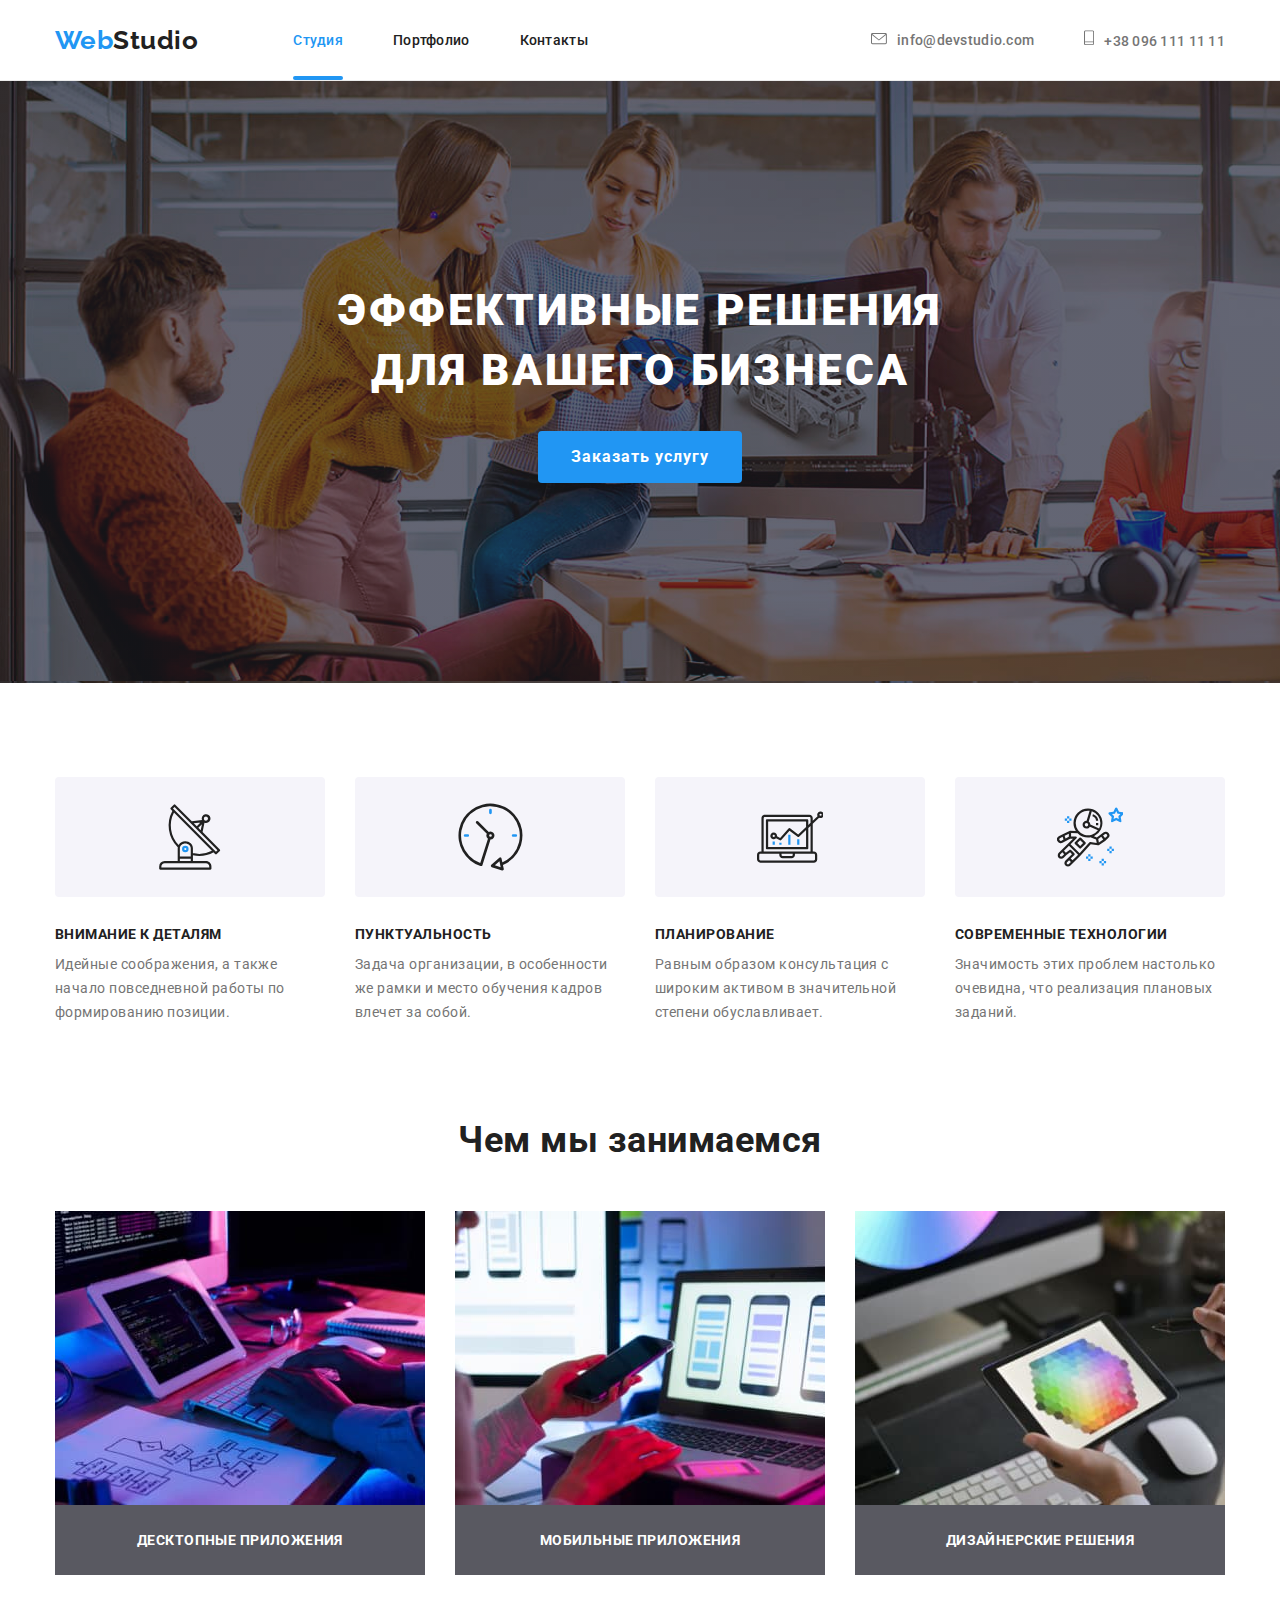
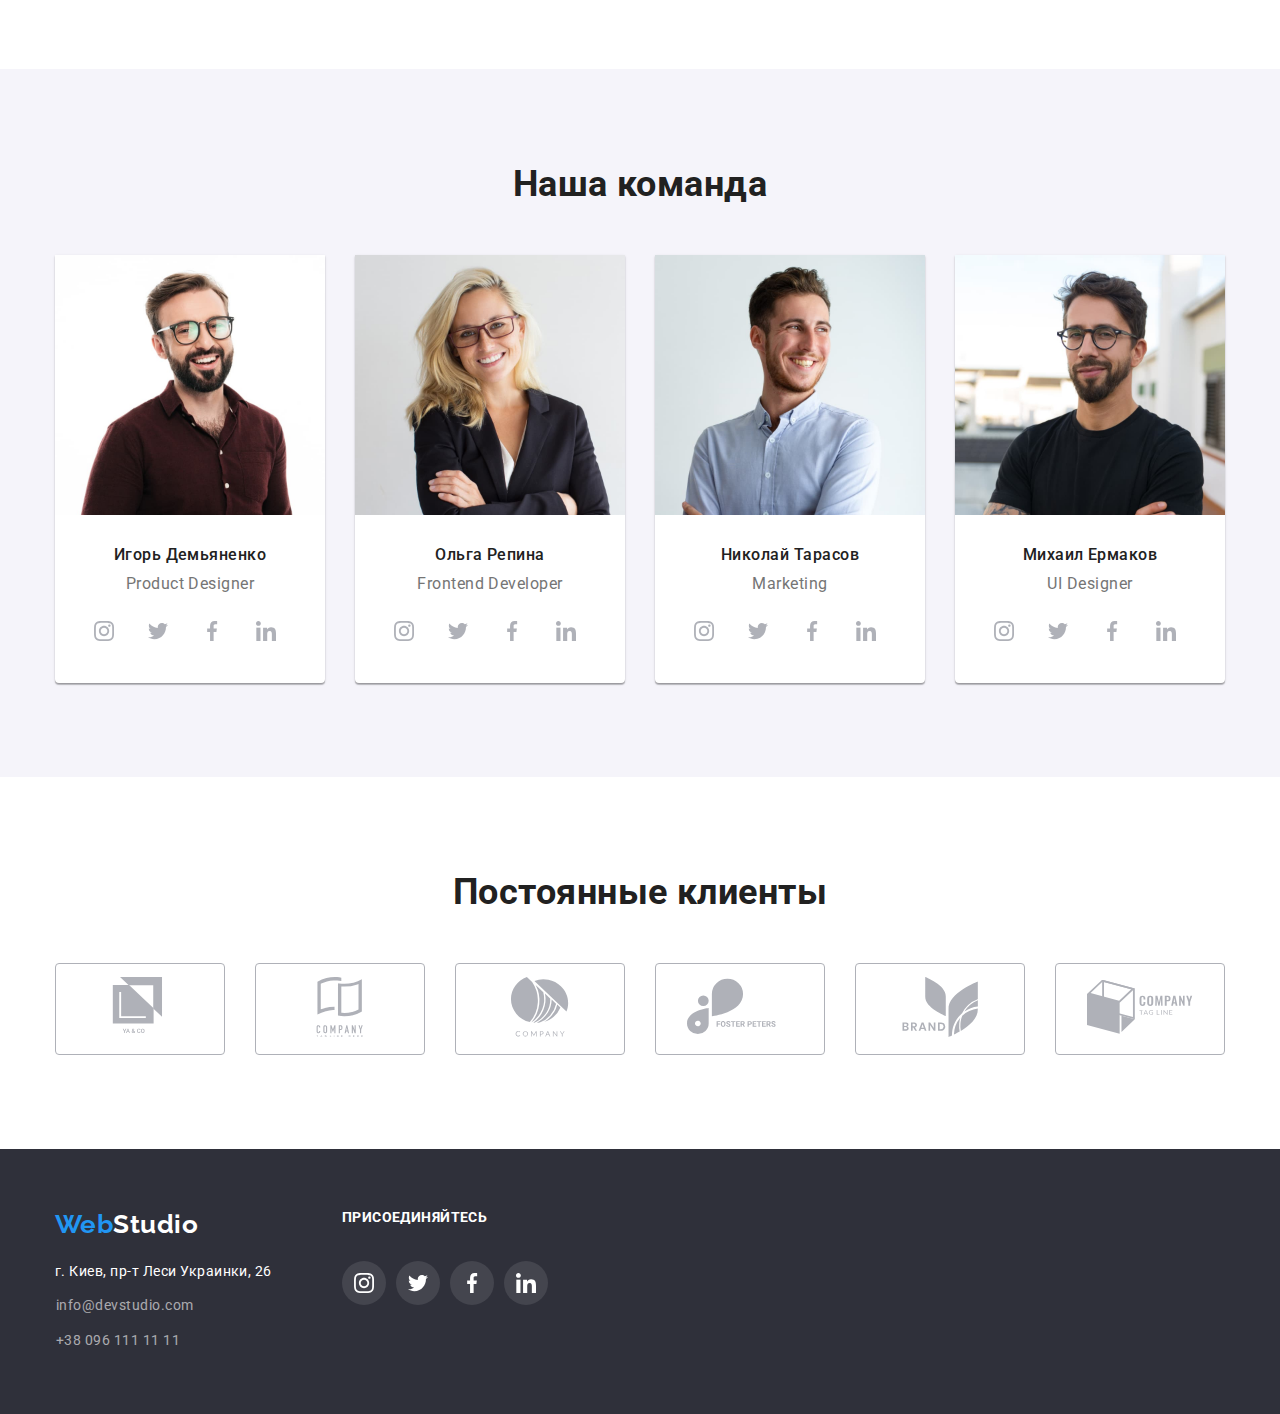
<file: index.html>
<!DOCTYPE html>
<html lang="ru">

<head>
    <meta charset="UTF-8" />
    <meta name="viewport" content="width=device-width, initial-scale=1.0" />
    <title>WebStudio</title>
    <link rel="preconnect" href="https://fonts.googleapis.com">
    <link rel="preconnect" href="https://fonts.gstatic.com" crossorigin>
    <link
        href="https://fonts.googleapis.com/css2?family=Raleway:wght@700&family=Roboto:wght@400;500;700;900&display=swap"
        rel="stylesheet">
    <link rel="stylesheet"
        href="https://cdnjs.cloudflare.com/ajax/libs/modern-normalize/1.1.0/modern-normalize.min.css">

    <link rel="stylesheet" href="./css/styles.css">
</head>

<body>
    <!-- Шапка сайта -->
    <header class="page-header">

        <div class="container container-flex">


            <nav class="nav flex">
                <a href="./index.html" class="top-logo logo">
                    <span class="accent">Web</span>Studio
                </a>

                <ul class="site-nav list">
                    <li><a href="./index.html" class="link current">Студия</a></li>

                    <li><a href="./portfolio.html" class="link">Портфолио</a></li>
                    <li><a href="" class="link">Контакты</a></li>
                </ul>
            </nav>




            <ul class="telephone-maill-header list flex">

                <li> <a href="mailto:info@devstudio.com" class="button2 "><svg class="link-icon2" width="16"
                            height="12">
                            <use href="./images/sprite.svg#icon-envelope"></use>
                        </svg>info@devstudio.com</a></li>
                <li><a href="tel:+380961111111" class="button2 "> <svg class="link-icon2" width="10" height="16">
                            <use href="./images/sprite.svg#icon-Vector"></use>
                        </svg>+38 096 111 11 11</a></li>
            </ul>
        </div>

    </header>

    <main>
        <!-- Герой -->

        <section class="hero ">
            <div class="container">
                <div class="hero-content">

                    <h1 class="hero-title">ЭФФЕКТИВНЫЕ РЕШЕНИЯ<br>
                        ДЛЯ ВАШЕГО БИЗНЕСА</h1>
                    <button class="button primary" type="button" data-modal-open>Заказать услугу</button>
                </div>
            </div>


        </section>


        <!-- Переваги -->

        <section class="section-special-first ">
            <div class="container">

                <!-- <h2 class="unvisible">Список преимуществ</h2> -->

                <ul class="feature-list list">

                    <li class="feature-list-item">

                        <div class="invisible-icon2"><svg class="invisible-icon" width="65.32px" height="70px">
                                <use href="./images/sprite.svg#icon-antenna"></use>
                            </svg></div>

                        <h3 class="title">Внимание к деталям</h3>
                        <p class="text">
                            Идейные соображения, а также начало повседневной работы по формированию позиции.
                        </p>
                    </li>
                    <li class="feature-list-item">

                        <div class="invisible-icon2"><svg class="invisible-icon" width="66.96px" height="70px">
                                <use href="./images/sprite.svg#icon-clock"></use>

                            </svg></div>
                        <h3 class="title">Пунктуальность</h3>
                        <p class="text">
                            Задача организации, в особенности же рамки и место обучения кадров влечет за собой.
                        </p>
                    </li>
                    <li class="feature-list-item">

                        <div class="invisible-icon2"><svg class="invisible-icon" width="66.96px" height="70px">
                                <use href="./images/sprite.svg#icon-diagram"></use>
                            </svg></div>

                        <h3 class="title">Планирование</h3>
                        <p class="text">
                            Равным образом консультация с широким активом в значительной степени обуславливает.
                        </p>
                    </li>
                    <li class="feature-list-item">

                        <div class="invisible-icon2"> <svg class="invisible-icon" width="66.96px" height="70px">
                                <use href="./images/sprite.svg#icon-astronaut"></use>
                            </svg></div>

                        <h3 class="title">Современные технологии</h3>
                        <p class="text">
                            Значимость этих проблем настолько очевидна, что реализация плановых заданий.
                        </p>
                    </li>
                </ul>
            </div>
        </section>


        <!-- Послуги -->

        <section class="section-special-second services">
            <div class="container">
                <h2 class="section-main-title">Чем мы занимаемся</h2>

                <ul class="list services-list">

                    <li class="services-list-item">
                        <img src="./images/1th/layout.jpg" alt="Компьютер" width="370" />
                        <p class="services-text">Десктопные приложения</p>
                    </li>
                    <li class="services-list-item">
                        <img src="./images/1th/mobile_development.jpg" alt="Телефон" width="370" />
                        <p class="services-text">Мобильные приложения</p>
                    </li>
                    <li class="services-list-item">
                        <img src="./images/1th/design.jpg" alt="Планшет" width="370" />
                        <p class="services-text">Дизайнерские решения</p>
                    </li>
                </ul>
            </div>
        </section>


        <!-- Співробітники компанії -->

        <section class="section employees">
            <div class="container">

                <h2 class="section-main-title">Наша команда</h2>
                <ul class="list employees-list">
                    <li class="employees-item">

                        <img src="./images/1th/Product_Designer.jpg" alt="Співробітник компанії" width="270" />
                        <div class="employees-item-description">
                            <h3>Игорь Демьяненко</h3>
                            <p>Product Designer</p>
                            <ul class="social-button list social-centr">


                                <li> <a href="#" class="social-block2"><svg class="social-links2">
                                            <!--  width="44px" height="44px"-->

                                            <use href="./images/svg/sprite.svg#instagram"></use>
                                        </svg>
                                    </a></li>
                                <li> <a href="#" class="social-block2"><svg class="social-links2">
                                            <use href="./images/svg/sprite.svg#twitter"></use>
                                        </svg>
                                    </a></li>

                                <li> <a href="#" class="social-block2"><svg class="social-links2">
                                            <use href="./images/svg/sprite.svg#facebook"></use>
                                        </svg>
                                    </a></li>
                                <li> <a href="#" class="social-block2 "><svg class="social-links2 ">
                                            <use href=" ./images/svg/sprite.svg#linkedin"></use>
                                        </svg>
                                    </a></li>
                            </ul>

                        </div>
                    </li>
                    <li class="employees-item">
                        <img src="./images/1th/Frontend_Developer.jpg" alt="Співробітник компанії" width="270" />
                        <div class="employees-item-description">
                            <h3>Ольга Репина</h3>
                            <p>Frontend Developer</p>
                            <ul class="social-button list social-centr">


                                <li> <a href="#" class="social-block2"><svg class="social-links2">
                                            <!--  width="44px" height="44px"-->

                                            <use href="./images/svg/sprite.svg#instagram"></use>
                                        </svg>
                                    </a></li>
                                <li> <a href="#" class="social-block2"><svg class="social-links2">
                                            <use href="./images/svg/sprite.svg#twitter"></use>
                                        </svg>
                                    </a></li>

                                <li> <a href="#" class="social-block2"><svg class="social-links2">
                                            <use href="./images/svg/sprite.svg#facebook"></use>
                                        </svg>
                                    </a></li>
                                <li> <a href="#" class="social-block2"><svg class="social-links2">
                                            <use href=" ./images/svg/sprite.svg#linkedin"></use>
                                        </svg>
                                    </a></li>
                            </ul>
                        </div>
                    </li>
                    <li class="employees-item">
                        <img src="./images/1th/Marketing.jpg" alt="Співробітник компанії" width="270" />
                        <div class="employees-item-description">
                            <h3>Николай Тарасов</h3>
                            <p>Marketing</p>
                            <ul class="social-button list social-centr">


                                <li> <a href="#" class="social-block2"><svg class="social-links2">
                                            <!--  width="44px" height="44px"-->

                                            <use href="./images/svg/sprite.svg#instagram"></use>
                                        </svg>
                                    </a></li>
                                <li> <a href="#" class="social-block2"><svg class="social-links2">
                                            <use href="./images/svg/sprite.svg#twitter"></use>
                                        </svg>
                                    </a></li>

                                <li> <a href="#" class="social-block2"><svg class="social-links2">
                                            <use href="./images/svg/sprite.svg#facebook"></use>
                                        </svg>
                                    </a></li>
                                <li> <a href="#" class="social-block2"><svg class="social-links2">
                                            <use href=" ./images/svg/sprite.svg#linkedin"></use>
                                        </svg>
                                    </a></li>
                            </ul>
                        </div>
                    </li>
                    <li class="employees-item">


                        <img src="./images/1th/UI_Designer.jpg" alt="Співробітник компанії" width="270" />
                        <div class="employees-item-description">

                            <h3>Михаил Ермаков</h3>
                            <p>UI Designer</p>
                            <ul class="social-button list social-centr">


                                <li> <a href="#" class="social-block2"><svg class="social-links2">
                                            <!--  width="44px" height="44px"-->

                                            <use href="./images/svg/sprite.svg#instagram"></use>
                                        </svg>
                                    </a></li>
                                <li> <a href="#" class="social-block2"><svg class="social-links2">
                                            <use href="./images/svg/sprite.svg#twitter"></use>
                                        </svg>
                                    </a></li>

                                <li> <a href="#" class="social-block2"><svg class="social-links2">
                                            <use href="./images/svg/sprite.svg#facebook"></use>
                                        </svg>
                                    </a></li>
                                <li> <a href="#" class="social-block2"><svg class="social-links2">
                                            <use href=" ./images/svg/sprite.svg#linkedin"></use>
                                        </svg>
                                    </a></li>
                            </ul>
                        </div>
                    </li>
                </ul>
            </div>
        </section>


        <!-- Постійні клієнти -->


        <section class="section-special-second section employees background-partners">
            <div class="container ">
                <h2 class="section-main-title">Постоянные клиенты</h2>
                <ul class="client">

                    <li class="item">
                        <button type="button" class="button-client"><svg class="client-icon-button">
                                <use href="./images/sprite.svg#icon-Client1"></use>
                            </svg></button>
                    </li>
                    <li class="item">
                        <button type="button" class="button-client"><svg class="client-icon-button">
                                <use href="./images/sprite.svg#icon-Client2"></use>
                            </svg></button>
                    </li>
                    <li class="item">
                        <button type="button" class="button-client"><svg class="client-icon-button">
                                <use href="./images/sprite.svg#icon-Client3"></use>
                            </svg></button>
                    </li>
                    <li class="item">
                        <button type="button" class="button-client"><svg class="client-icon-button">
                                <use href="./images/sprite.svg#icon-Client4"></use>
                            </svg></button>
                    </li>
                    <li class="item">
                        <button type="button" class="button-client"><svg class="client-icon-button">
                                <use href="./images/sprite.svg#icon-Client5"></use>
                            </svg></button>
                    </li>
                    <li class="item">
                        <button type="button" class="button-client"><svg class="client-icon-button">
                                <use href="./images/sprite.svg#icon-Client6"></use>
                            </svg></button>
                    </li>




                </ul>



            </div>
        </section>





    </main>

    <!-- Футер -->

    <footer class="footer">

        <div class="container container-footer ">
            <div>
                <a href="./index.html" class="footer-logo logo">


                    <span class="accent">Web</span><span class="second-part">Studio</span>
                </a>

                <address class="address">
                    <p class="address-margin">г. Киев, пр-т Леси Украинки, 26</p>
                    <ul class="list">
                        <li class="address-margin"><a href="mailto:info@devstudio.com"
                                class="button">info@devstudio.com</a>
                        </li>
                        <li><a href="tel:+380961111111" class="button">+38 096 111 11 11</a></li>
                    </ul>
                </address>
            </div>



            <div class="container-footer2">
                <h3 class="social-h">ПРИСОЕДИНЯЙТЕСЬ</h3>



                <ul class="social-button list">

                    <li> <a href="#" class="social-block3"><svg class="social-links3">
                                <!--  width="44px" height="44px"-->

                                <use href="./images/svg/sprite.svg#instagram"></use>
                            </svg>
                        </a></li>
                    <li> <a href="#" class="social-block3"><svg class="social-links3">
                                <use href="./images/svg/sprite.svg#twitter"></use>
                            </svg>
                        </a></li>

                    <li> <a href="#" class="social-block3"><svg class="social-links3">
                                <use href="./images/svg/sprite.svg#facebook"></use>
                            </svg>
                        </a></li>
                    <li> <a href="#" class="social-block3"><svg class="social-links3">
                                <use href="./images/svg/sprite.svg#linkedin"></use>
                            </svg>
                        </a></li>

                </ul>

            </div>


        </div>


    </footer>

    <!--Модальне вікно-->
    <div class="backdrop is-hidden" data-modal>
        <div class="modal">
            <button class="modal-close" data-modal-close>
                <svg class="close-icon">
                    <use href="./images/svg/close.svg#close"></use>
                </svg>
            </button>
        </div>
    </div>
    <!---->
    <script src="./js/modal.js"></script>

</body>

</html>
</file>
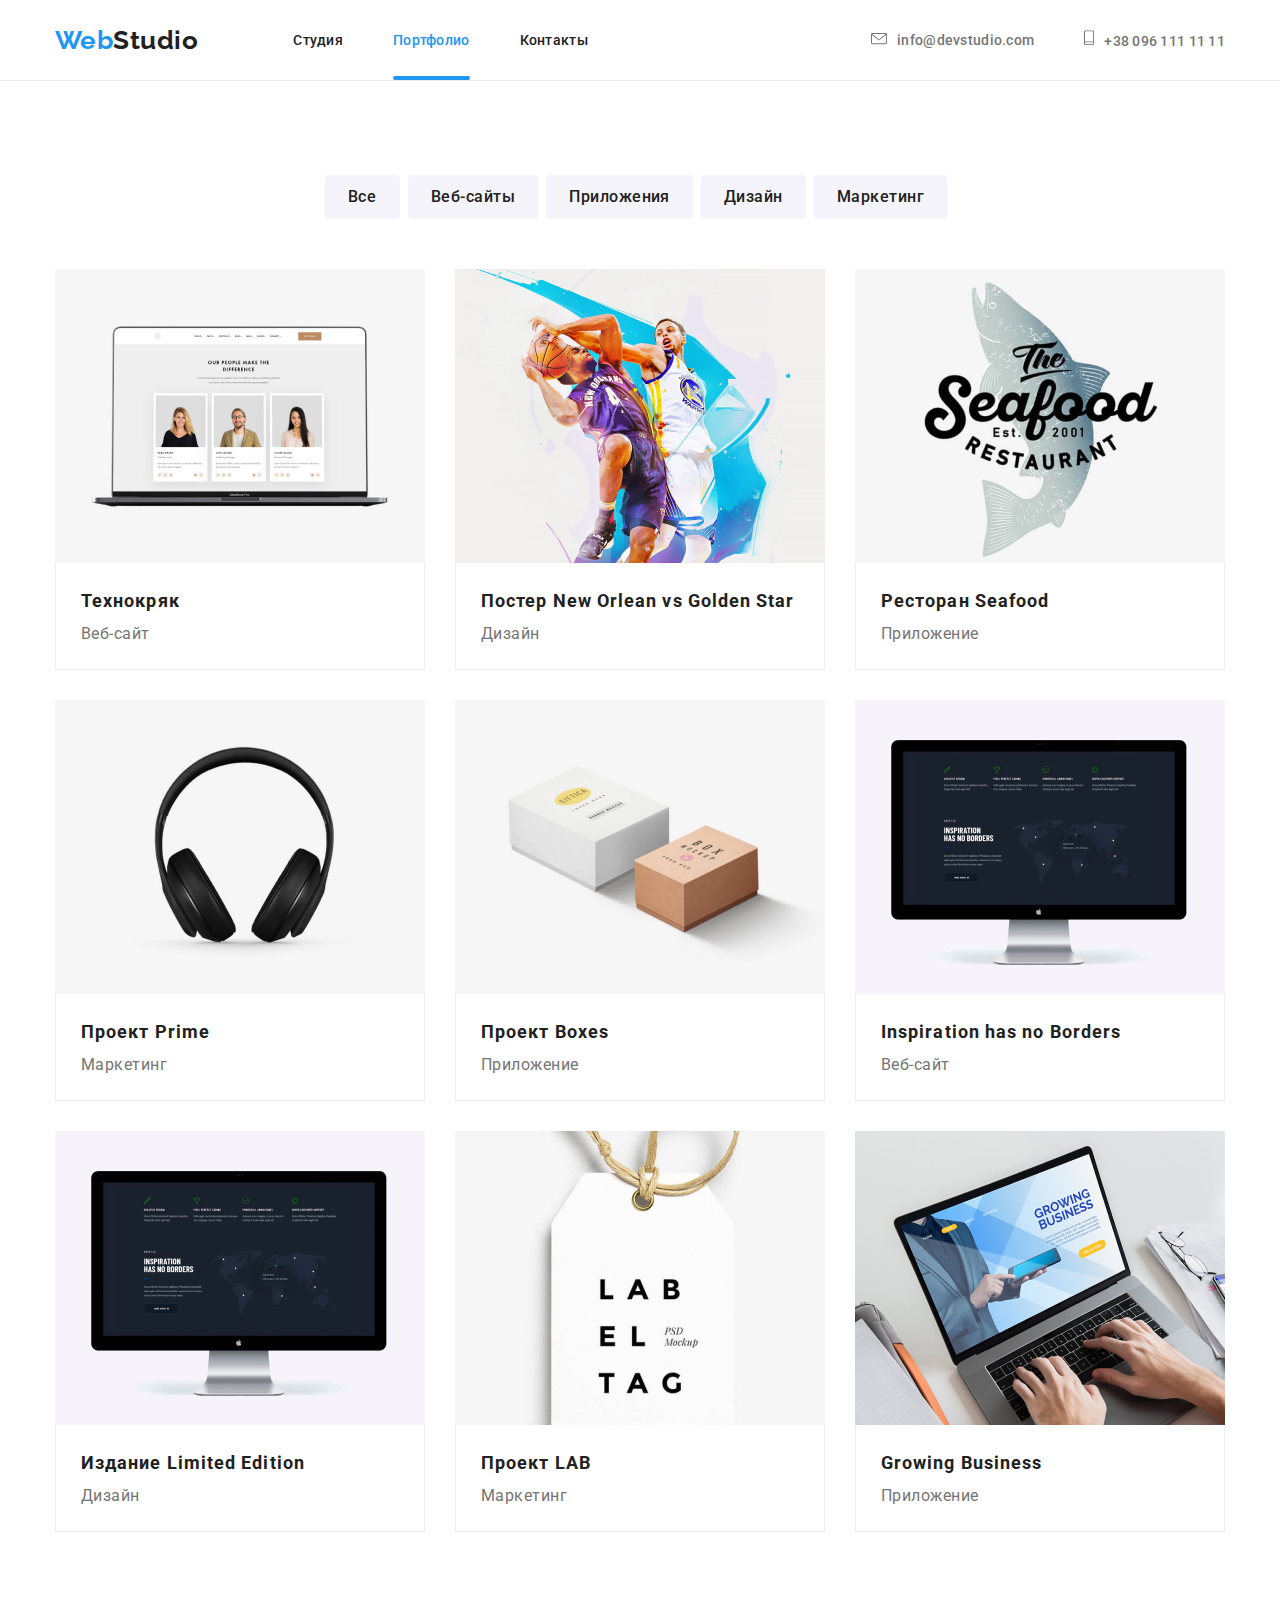
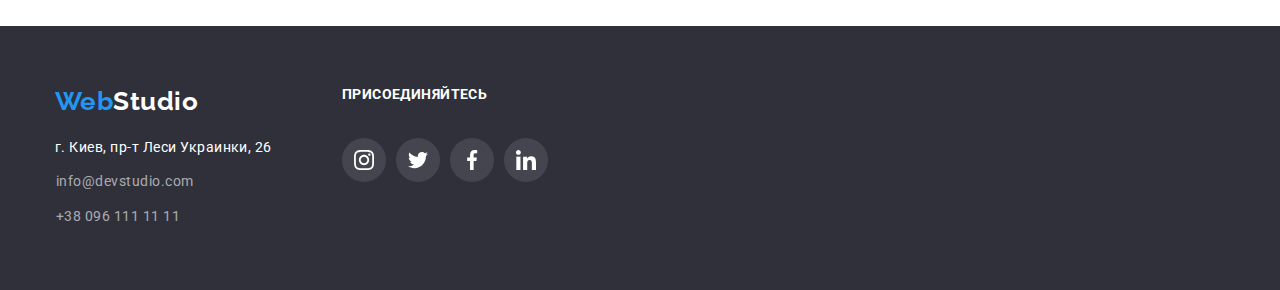
<file: portfolio.html>
<!DOCTYPE html>
<html lang="ru">

<head>
    <meta charset="UTF-8" />
    <meta name="viewport" content="width=device-width, initial-scale=1.0" />
    <title>Портфолио</title>
    <link rel="preconnect" href="https://fonts.googleapis.com">
    <link rel="preconnect" href="https://fonts.gstatic.com" crossorigin>
    <link
        href="https://fonts.googleapis.com/css2?family=Raleway:wght@700&family=Roboto:wght@400;500;700;900&display=swap"
        rel="stylesheet">
    <link rel="stylesheet"
        href="https://cdnjs.cloudflare.com/ajax/libs/modern-normalize/1.1.0/modern-normalize.min.css">

    <link rel="stylesheet" href="./css/styles.css" />
</head>

<body>
    <!-- Шапка сайта -->
    <header class="page-header">

        <div class="container container-flex">


            <nav class="nav flex">
                <a href="./index.html" class="top-logo logo">
                    <span class="accent">Web</span>Studio
                </a>

                <ul class="site-nav list">
                    <li><a href="./index.html" class="link">Студия</a></li>

                    <li><a href="./portfolio.html" class="link current">Портфолио</a></li>
                    <li><a href="" class="link">Контакты</a></li>
                </ul>
            </nav>




            <ul class="telephone-maill-header list flex">

                <li> <a href="mailto:info@devstudio.com" class="button2 "><svg class="link-icon2" width="16"
                            height="12">
                            <use href="./images/sprite.svg#icon-envelope"></use>
                        </svg>info@devstudio.com</a></li>
                <li><a href="tel:+380961111111" class="button2 "> <svg class="link-icon2" width="10" height="16">
                            <use href="./images/sprite.svg#icon-Vector"></use>
                        </svg>+38 096 111 11 11</a></li>
            </ul>
        </div>

    </header>

    <main>



        <main class="section">

            <!-- **<h1>Список проектів портфоліо</h1>*** -->


            <section>
                <div class="container">

                    <!-- Фільтр -->
                    <ul class="filter flex list">


                        <li>
                            <button type="button" class="button secondary filter-shadow">Все</button>
                        </li>
                        <li>
                            <button type="button" class="button secondary filter-shadow">Веб-сайты</button>
                        </li>
                        <li>
                            <button type="button" class="button secondary filter-shadow">Приложения</button>
                        </li>
                        <li>
                            <button type="button" class="button secondary filter-shadow">Дизайн</button>
                        </li>
                        <li>
                            <button type="button" class="button secondary filter-shadow">Маркетинг</button>
                        </li>
                    </ul>

                    <!-- Проекти -->

                    <ul class="projects list ">
                        <li class="projects-item projects-box-shadow">
                            <div class="card">
                                <a href=""><img src="./images/portfolio/Tekhnokryak.jpg" alt="Проект нашей компании"
                                        width="370" />
                                    <p class="project-text">Технокряк это современная площадка распространения
                                        коронавируса.
                                        Компании используют эту платформу для цифрового шпионажа и атак на защищённые
                                        сервера конкурентов.</p>
                            </div>
                            <div class="projects-item-description">
                                <h2>Технокряк</h2>
                                <p>Веб-сайт</p>
                            </div>
                            </a>
                        </li>
                        <li class="projects-item projects-box-shadow">
                            <div class="card">
                                <a href=""><img src="./images/portfolio/Poster-New-Orlean-vs-Golden-Star.jpg"
                                        alt="Проект нашей компании" width="370" />
                                    <p class="project-text">Технокряк это современная площадка распространения
                                        коронавируса.
                                        Компании используют эту платформу для цифрового шпионажа и атак на защищённые
                                        сервера конкурентов.</p>
                            </div>
                            <div class="projects-item-description">
                                <h2>Постер New Orlean vs Golden Star</h2>
                                <p>Дизайн</p>
                            </div>
                            </a>
                        </li>
                        <li class="projects-item projects-box-shadow">
                            <div class="card">
                                <a href=""><img src="./images/portfolio/Restoran-Seafood.jpg"
                                        alt="Проект нашей компании" width="370" />
                                    <p class="project-text">Технокряк это современная площадка распространения
                                        коронавируса.
                                        Компании используют эту платформу для цифрового шпионажа и атак на защищённые
                                        сервера конкурентов.</p>
                            </div>
                            <div class="projects-item-description">
                                <h2>Ресторан Seafood</h2>
                                <p>Приложение</p>
                            </div>
                            </a>
                        </li>
                        <li class="projects-item projects-box-shadow">
                            <div class="card">
                                <a href=""><img src="./images/portfolio/Proekt-Prime.jpg" alt="Проект нашей компании"
                                        width="370" />
                                    <p class="project-text">Технокряк это современная площадка распространения
                                        коронавируса.
                                        Компании используют эту платформу для цифрового шпионажа и атак на защищённые
                                        сервера конкурентов.</p>
                            </div>
                            <div class="projects-item-description">
                                <h2>Проект Prime</h2>
                                <p>Маркетинг</p>
                            </div>
                            </a>
                        </li>
                        <li class="projects-item projects-box-shadow">
                            <div class="card">
                                <a href=""><img src="./images/portfolio/Proekt-Boxes.jpg" alt="Проект нашей компании"
                                        width="370" />
                                    <p class="project-text">Технокряк это современная площадка распространения
                                        коронавируса.
                                        Компании используют эту платформу для цифрового шпионажа и атак на защищённые
                                        сервера конкурентов.</p>
                            </div>
                            <div class="projects-item-description">
                                <h2>Проект Boxes</h2>
                                <p>Приложение</p>
                            </div>
                            </a>
                        </li>
                        <li class="projects-item projects-box-shadow">
                            <div class="card">
                                <a href=""><img src="./images/portfolio/Inspiration-has-no-Borders.jpg"
                                        alt="Проект нашей компании" width="370" />
                                    <p class="project-text">Технокряк это современная площадка распространения
                                        коронавируса.
                                        Компании используют эту платформу для цифрового шпионажа и атак на защищённые
                                        сервера конкурентов.</p>
                            </div>
                            <div class="projects-item-description">
                                <h2>Inspiration has no Borders</h2>
                                <p>Веб-сайт</p>
                            </div>
                            </a>
                        </li>
                        <li class="projects-item projects-box-shadow">
                            <div class="card">
                                <a href=""><img src="./images/portfolio/Inspiration-has-no-Borders.jpg"
                                        alt="Проект нашей компании" width="370" />
                                    <p class="project-text">Технокряк это современная площадка распространения
                                        коронавируса.
                                        Компании используют эту платформу для цифрового шпионажа и атак на защищённые
                                        сервера конкурентов.</p>
                            </div>
                            <div class="projects-item-description">
                                <h2>Издание Limited Edition</h2>
                                <p>Дизайн</p>
                            </div>
                            </a>
                        </li>
                        <li class="projects-item projects-box-shadow">
                            <div class="card">
                                <a href=""><img src="./images/portfolio/Proekt-LAB.jpg" alt="Проект нашей компании"
                                        width="370" />
                                    <p class="project-text">Технокряк это современная площадка распространения
                                        коронавируса.
                                        Компании используют эту платформу для цифрового шпионажа и атак на защищённые
                                        сервера конкурентов.</p>
                            </div>
                            <div class="projects-item-description">
                                <h2>Проект LAB</h2>
                                <p>Маркетинг</p>
                            </div>
                            </a>
                        </li>
                        <li class="projects-item projects-box-shadow">
                            <div class="card">
                                <a href=""><img src="./images/portfolio/Growing-Business.jpg"
                                        alt="Проект нашей компании" width="370" />
                                    <p class="project-text">Технокряк это современная площадка распространения
                                        коронавируса.
                                        Компании используют эту платформу для цифрового шпионажа и атак на защищённые
                                        сервера конкурентов.</p>
                            </div>
                            <div class="projects-item-description">
                                <h2>Growing Business</h2>
                                <p>Приложение</p>
                            </div>
                            </a>
                        </li>
                    </ul>
                </div>
            </section>

        </main>

        <!-- Футер -->

        <footer class="footer">

            <div class="container container-footer ">
                <div>
                    <a href="./index.html" class="footer-logo logo">


                        <span class="accent">Web</span><span class="second-part">Studio</span>
                    </a>

                    <address class="address">
                        <p class="address-margin">г. Киев, пр-т Леси Украинки, 26</p>
                        <ul class="list">
                            <li class="address-margin"><a href="mailto:info@devstudio.com"
                                    class="button">info@devstudio.com</a>
                            </li>
                            <li><a href="tel:+380961111111" class="button">+38 096 111 11 11</a></li>
                        </ul>
                    </address>
                </div>



                <div class="container-footer2">
                    <h3 class="social-h">ПРИСОЕДИНЯЙТЕСЬ</h3>



                    <ul class="social-button list">

                        <li> <a href="#" class="social-block3"><svg class="social-links3">
                                    <!--  width="44px" height="44px"-->

                                    <use href="./images/svg/sprite.svg#instagram"></use>
                                </svg>
                            </a></li>
                        <li> <a href="#" class="social-block3"><svg class="social-links3">
                                    <use href="./images/svg/sprite.svg#twitter"></use>
                                </svg>
                            </a></li>

                        <li> <a href="#" class="social-block3"><svg class="social-links3">
                                    <use href="./images/svg/sprite.svg#facebook"></use>
                                </svg>
                            </a></li>
                        <li> <a href="#" class="social-block3"><svg class="social-links3">
                                    <use href="./images/svg/sprite.svg#linkedin"></use>
                                </svg>
                            </a></li>

                    </ul>

                </div>


            </div>


        </footer>

</body>

</html>
</file>
<file: css/styles.css>
:root {
  --accent-color: #2196f3;
  --primary-white-color: #ffffff;
  --primary-text-color: #212121;
  --secondary-text-color: #757575;
  --title-text-color: #212121;
  --secondary-background-color: #2f303a;
  --special-background-color: #f5f4fa;
}





body {
  margin: 0;
  font-family: Roboto, sans-serif;
  background-color: var(--primary-white-color);
  color: var(--primary-text-color);
  letter-spacing: 0.03em;
}
h1,
h2,
h3,
h4,
h5,
h6,
p {
  margin-top: 0;
  margin-bottom: 0;
}
ul,
ol {
  margin-top: 0;
  margin-bottom: 0;
  padding-left: 0;
}
img {
  display: block;
}
/* ============== COMPONENTS ============== */
.container {
  width: 1200px;
  padding-left: 15px;
  padding-right: 15px;
  margin: 0 auto;
  box-sizing: border-box;

  
}
.container-footer{
  display: flex;

}
.container-footer2{
  margin-left: 70px;
}

.list {
  list-style: none;
  padding: 0;
}
.unvisible {
  color: var(--primary-white-color);
}
.flex {
  display: flex;
  flex-direction: row;
}

.no-margin.list {
  margin: 0;
}

.no-margin {
  margin: 0;
}
/* ============== END COMPONENTS ============== */

/* ============== BUTTONS ============== */
.button {
  cursor: pointer;
  color: var(--secondary-text-color);
  font-family: inherit;
  display: inline-block;
  text-align: center;
  border: 1px solid transparent;

  transition-property: all;
transition-duration: 250ms;
transition-timing-function: cubic-bezier(0.4, 0, 0.2, 1);
}

.button.primary {
  color: var(--primary-white-color);
  background-color: var(--accent-color);
  font-family: inherit;
  font-weight: 700;
  font-size: 16px;
  line-height: 1.87;
  display: flex;
  align-items: center;
  letter-spacing: 0.06em;
  padding: 10px 32px;
  border-radius: 4px;
  margin: 0 auto;
}

.button.secondary {
  color: var(--primary-text-color);
  background-color: var(--special-background-color);

  
  font-family: inherit;
  font-weight: 500;
  font-size: 16px;
  line-height: 1.87;
  display: flex;
  align-items: center;
  padding: 6px 22px;
  letter-spacing: 0.03em;
  border-radius: 4px;
  min-width: 75px;
}

.button.secondary:hover,
.button.secondary:focus {
  color: var(--primary-white-color);
  background-color: var(--accent-color);
}

.button.primary:hover,
.button.primary:focus {
  color: var(--accent-color);
  background-color: var(--primary-white-color);
}
/* ============== END BUTTONS ============== */

/* ============== HEADER ============== */
.page-header {
  border-bottom: 1px solid #ececec;
}
/*
.page-header li {
  padding: 32px 0;
}*/

.top-logo {
  color: var(--title-text-color);
  font-family: Raleway;
  font-weight: 700;
  font-size: 26px;
  line-height: 1.17;
  text-decoration: none;
  margin: 0 95px 0 0;
  padding: 25px 0 25px 0;
  /* outline: 2px solid red; */
}

.logo .accent {
  color: var(--accent-color);
}
/* ============== NAVIGATION ============== */

.site-nav {
  display: flex;

  margin: auto 0;
}
.site-nav{ display:flex;}
.site-nav :not(:last-child){margin-right: 50px;}

.nav-menu{ display:flex;}
.nav-menu :not(:last-child){margin-right: 50px;}

.site-nav  {
  color: var(--accent-color);
}



.link{font-weight: 500;
  padding-top: 24px;
padding-bottom: 25px;
font-size: 14px;
  line-height: 1.14;
  letter-spacing: 0.02em;
  text-decoration: none;
  color: var(--primary-text-color);

  transition-property: all;
transition-duration: 250ms;
transition-timing-function: cubic-bezier(0.4, 0, 0.2, 1);
}

.link2{font-weight: 500;
  padding-top: 24px;
padding-bottom: 25px;
font-size: 14px;
  line-height: 1.14;
  letter-spacing: 0.02em;
  
 
}

 .link:hover,
 .link:focus {
  color: var(--accent-color);
}


 .link.current {
  color: var(--accent-color);
}
.current{
  position: relative;
  
}
.current::after{
content: "";
display: block;
position: absolute;
left: 0;

width: 100%;
height: 4px;
background: #2196F3;
border-radius: 2px;
bottom: -7px;
/*margin-top: 32px;
margin-bottom: 0;*/

}




/*!!!!!!!!!!!!!!!!!!!!!!!!*/
.telephone-maill-header {
  font-style: normal;
  font-weight: 500;
  font-size: 14px;
  line-height: 1.14;
  letter-spacing: 0.02em;
  display: flex;
 /* flex-direction: row;*/
  align-items: center;
  margin: left;
  /*margin-left: auto;*/
}

.telephone-maill-header .button {
  color: var(--secondary-text-color);
  text-decoration: none;
  
}
.telephone-maill-header{
}

.telephone-maill-header :not(:last-child){margin-right: 50px;}


.telephone-maill-header .button:hover,
.telephone-maill-header .button:focus {
  color: var(--accent-color);

}

.button2{
    text-decoration: none; 

    transition-property: all;
transition-duration: 250ms;
transition-timing-function: cubic-bezier(0.4, 0, 0.2, 1);
  
}
.button2:hover, .button2:focus {
  color: var(--accent-color);

}
.button2:hover  .link-icon2 {
 fill: #2196F3;
 
}
.button2:focus  .link-icon2 {
 fill: #2196F3;
 
}



.button2{
font-weight: 500;
padding-top: 24px;
padding-bottom: 25px;
font-size: 14px;
line-height: 16px;
letter-spacing: 0.02em;

color: #757575;

}

.button3{
/*font-weight: 500;*/
padding-top: 24px;
padding-bottom: 25px;}

.container-flex{
 display: block;
 display: flex;
  align-items: center;
  justify-content: space-between;
  
}

/* ============== END NAVIGATION ============== */

/* ============== END HEADER ============== */

/* ============== HERO ============== */

.hero {
  background-color: var(--secondary-background-color);

 
  padding-bottom: 200px;
  padding-top: 200px;
  
  display: flex;
   align-items: center;
   text-align: center;
  justify-content: space-between;
justify-content: center;

  background-image:linear-gradient(rgba(47, 48, 58, 0.4),rgba(47, 48, 58, 0.4)), url(../images/1.png);
  
;
   max-width: 1600px;
  height: auto;
  

  margin: 0 auto;
  box-sizing: border-box;
}
.hero-title {
  color: var(--primary-white-color);
  font-weight: 900;
  font-size: 44px;
  line-height: 1.36;
  letter-spacing: 0.06em;
  text-transform: uppercase;
  /* margin: 0 auto; */
  margin-bottom: 30px;
}
.hero-content {
  margin: 0 auto;
  /*max-width: 700px;*/
  
}
/* ============== END HERO ============== */

/* ============== SECTION ============== */


.section {
  padding: 94px 0;
}
.section .title,
.section-special-first .title {
  color: var(--title-text-color);
  font-size: 14px;
  line-height: 1.14;
  text-transform: uppercase;
  margin-top: 0;
  margin-bottom: 10px;
}
.title{
  padding-top: 30px;
}

.section-main-title {
  color: var(--title-text-color);
  font-size: 36px;
  line-height: 1.17;
  text-align: center;
  margin-top: 0;
  margin-bottom: 50px;
}


.section-special-first {
  padding: 94px 0 0 0;
}

.section-special-second {

    /* padding: 47px 0 0px 0; */
    padding-top: 94px;
    padding-bottom: 94px;

}

/* ============== END SECTION ============== */

/* ============== FEATURES ============== */

.feature-list .text {
  color: var(--secondary-text-color);
  font-size: 14px;
  line-height: 1.71;
}

.feature-list {
  text-align: left;
  display: inline-block;
  display: flex;
  margin-left: -30px;
  margin-top: -30px;
}

.feature-list-item {
  margin-top: 30px;
  margin-left: 30px;
  /*flex-basis: calc((100% - 120px) / 4);*/
   width: 270px; 
   
}

/* ============== END FEATURES ============== */

/* ============== SERVICES ============== */




.services-list {
  display: inline-block;
  display: flex;
  flex-direction: row;
  flex-wrap: wrap;
  margin-left: -30px;
  margin-top: -30px;
}

.services-list-item {
  margin-left: 30px;
  margin-top: 30px;
  flex-basis: calc((100% - 90px) / 3);
}
.services-text{
 
  
  
  transform: translate();
  position: relative;
  /*top: -70px;*/
  padding-top: 27px;
  padding-bottom: 27px; 
  background-color: rgba(47, 48, 58, 0.8);

  font-family: Roboto;
font-style: normal;
font-weight: bold;
font-size: 14px;
line-height: 16px;
text-align: center;
letter-spacing: 0.03em;
text-transform: uppercase;

color: #FFFFFF;
}

/* ============== END SERVICES ============== */

/* ============== EMPLOYEES ============== */
.employees {
  background-color: var(--special-background-color);
  text-align: center;
  background: #F5F4FA;

}
.background-partners{ background: #fff;

}
.employees-list {
  /* margin: 0; */
  display: inline-block;
  display: flex;
  flex-direction: row;
  flex-wrap: wrap;
  margin-left: -30px;
  margin-top: -30px;
}

.employees-item {
  background-color: #fff;
  margin: 0;
  display: inline-block;
  margin-left: 30px;
  margin-top: 30px;
  /*flex-basis: calc((100% - 120px) / 4);*/
  box-shadow: 0px 1px 3px rgba(0, 0, 0, 0.12), 0px 1px 1px rgba(0, 0, 0, 0.14),
    0px 2px 1px rgba(0, 0, 0, 0.2);
  border-radius: 0px 0px 4px 4px;
}

.employees-item-description {
 padding-top: 30px;
 padding-bottom: 30px;
 

}


.employees-item h3 {
  color: var(--title-text-color);
  font-weight: 500;
  font-size: 16px;
  line-height: 1.2;
  margin: 0 auto 10px auto;
}

.employees-item p {
  color: var(--secondary-text-color);
  font-size: 16px;
  line-height: 1.2;
  margin: 0;
}


/* ============== END EMPLOYEES ============== */

/* ============== PORTFOLIO PROJECTS ============== */

.card{position: relative;
    overflow: hidden;
  }

.filter {
  align-items: center;
  margin: 0 auto 50px 0;
  display: flex;
  flex-direction: reverse;
  justify-content: center;

  transition-property: all;
transition-duration: 250ms;
transition-timing-function: cubic-bezier(0.4, 0, 0.2, 1);
}

.filter .button {
  margin-right: 8px;
}
.filter-shadow:hover, .filter-shadow:focus{
  box-shadow: 0px 3px 1px rgba(0, 0, 0, 0.1), 0px 1px 2px rgba(0, 0, 0, 0.08), 0px 2px 2px rgba(0, 0, 0, 0.12);
}

.projects a {
  text-decoration: none;
  color: var(--title-text-color);
}

.projects h2 {
  font-size: 18px;
  line-height: 2;
  letter-spacing: 0.06em;
}

.projects p {
  color: var(--secondary-text-color);
  font-size: 16px;
  line-height: 1.87;
}

.projects {
  display: flex;
  flex-direction: row;
  flex-wrap: wrap;
  margin-left: -30px;
  margin-top: -30px;

  transition-property: all;
transition-duration: 250ms;
transition-timing-function: cubic-bezier(0.4, 0, 0.2, 1);
}
.projects-box-shadow:hover{
  box-shadow: 0px 1px 1px rgba(0, 0, 0, 0.12), 0px 4px 4px rgba(0, 0, 0, 0.06), 1px 4px 6px rgba(0, 0, 0, 0.16);
}


.projects-item {
  margin-left: 30px;
  margin-top: 30px;
  flex-basis: calc((100% - 90px) / 3);
  /* align-content: space-between; */
}

.projects-item-description {
  border: 1px solid #eeeeee;
  border-top: none;
  padding: 20px 25px;
}

.projects-item-description p,
h2 {
  margin: 0;
}


.project-text{
 
transform: translateY(0%);
opacity: 0;

font-family: Roboto;
font-style: normal;
font-weight: normal;
font-size: 18px;
line-height: 28px;

 width:370px;
height: 294px;
padding: 64px;
padding-left: 24px;
padding-right: 24px;

letter-spacing: 0.03em;

color:rgba(33, 150, 243, 1);

pointer-events: none;

 transition-property: all;
transition-duration: 250ms;
transition-timing-function: cubic-bezier(0.4, 0, 0.2, 1);

}

.projects-item:hover .project-text{
  transform: translateY(-100%);
  opacity: 1;
  width:370px;
height: 294px;


padding: 64px;
padding-left: 24px;
padding-right: 24px;
background: rgba(33, 150, 243, 0.9);
color: #FFFFFF;
}


.project-text{
  position: absolute;}



/* ============== END PORTFOLIO PROJECTS ============== */

/* ============== FOOTER ============== */

.footer {
  background-color: var(--secondary-background-color);
  padding: 60px 0;
}

.footer-logo {
  color: var(--title-text-color);
  font-family: Raleway;
  font-weight: 700;
  font-size: 26px;
  line-height: 1.17;
  text-decoration: none;
  display: inline-block;
  margin-bottom: 20px;
}

.logo .second-part {
  color: var(--primary-white-color);
}
/* ============== CONTACT INFORMATION ============== */

.address {
  color: var(--primary-white-color);
  font-style: normal;
  font-size: 14px;
  line-height: 1.71;
  text-decoration: none;

  transition-property: all;
transition-duration: 250ms;
transition-timing-function: cubic-bezier(0.4, 0, 0.2, 1);
}

.address .button {
  color: rgba(255, 255, 255, 0.6);
  text-decoration: none;
}

.address .button:hover,
.address .button:focus {
  color: var(--accent-color);
}

.address-margin {
  margin-bottom: 9px;
}
/* ============== END CONTACT INFORMATION ============== */

/* ============== END FOOTER ============== */

/*va1*/
.lnk-s{
  width: 44px;
  height: 44px;
   margin-right: 10px;
 /*ФОН*/
  --color1: rgba(255, 255, 255, 0.1);
  /*КОЛІР ЕЛЕМЕНТІ*/
  --color2: #AFB1B8;

  transition-property: all;
transition-duration: 250ms;
transition-timing-function: cubic-bezier(0.4, 0, 0.2, 1);
}
.lnk-s:hover{
--color1:red;/*  var(--accent-color) */
--color2: #fff;
}
.lnk-s:focus-within{
--color1:red;/*  var(--accent-color) */
--color2: #fff;
}
/**/
/*var2*//*Співробітники компанії кнопки соцмереж*/
.social-block2 {
  display: flex;
  display: block;

  border-radius: 50%;

  transition-property: all;
transition-duration: 250ms;
transition-timing-function: cubic-bezier(0.4, 0, 0.2, 1);
  
}
.social-block2:focus, .social-block2:hover  {
  --color1: black;
  background-color: #2196F3;
  --color2: #fff;
   width: 44px;
  height: 44px;
}
/***********************************************/

.social-block2 {
  display: flex;
  /*display: block;*/
  width: 44px;
  height: 44px;
  border-radius: 50%;
  margin-right: 10px;
   --color2:  #AFB1B8;
transition-property: all;
transition-duration: 250ms;
transition-timing-function: cubic-bezier(0.4, 0, 0.2, 1);
}
.social-block2:focus {
  
  background-color: #2196F3;
  --color2: #fff;
}
.social-block2:hover {
  
  background-color: #2196F3;
  --color2: #fff;
}

.social-links2 {
  display: flex;
    margin: auto;
  
  width: 20px;
  height: 20px;
  --color1: none;

  transition-property: all;
transition-duration: 250ms;
transition-timing-function: cubic-bezier(0.4, 0, 0.2, 1);
}


.social-block3 {
  display: flex;
  /*display: block;*/
background: rgba(255, 255, 255, 0.1);
  width: 44px;
  height: 44px;
border-radius: 50%;

  margin-right: 10px;
   fill: #fff;


   transition-property: all;
transition-duration: 250ms;
transition-timing-function: cubic-bezier(0.4, 0, 0.2, 1);
}




.social-block3:focus {
  
  background-color: #2196F3;
  --color2: #fff;
}
.social-block3:hover {
  
  background-color: #2196F3;
  --color2: #fff;
}

.social-links3 {
  /**/display: flex;
    margin: auto;
  
  width: 20px;
  height: 20px;
  --color1: none;
}



/**/



/*SVG*/
.link-icon {

width: 44px;
  height: 44px;
 background-color: none;
  margin-right: 10px;
 /*ФОН*/
  --color1: rgba(255, 255, 255, 0.1);
  /*КОЛІР ЕЛЕМЕНТІ*/
  --color2: #AFB1B8;
  
  transition-property: all;
transition-duration: 250ms;
transition-timing-function: cubic-bezier(0.4, 0, 0.2, 1);
}
.link-icon:hover{
    --color1:red;/*  var(--accent-color) */
  --color2: #fff;
}

.link-icon:focus{
    --color1: black;/*var(--accent-color)*/
  --color2: #fff;
  width: 44px;
  height: 44px;
  /*border-radius: 50%;*/
  outline:none;

}

.link-icon2{
  fill: #757575;
  margin-right: 10px;
}
.link-icon2:hover, 
.link-icon2:focus{
fill: #2196F3;

}





  .link-icon-button{
  background-color: none;

  margin-right: 10px;
  width: 44px;
  height: 44px;
  --color1: rgba(255, 255, 255, 0.1);
  --color2: #fff;

transition-property: all;
transition-duration: 250ms;
transition-timing-function: cubic-bezier(0.4, 0, 0.2, 1);
}

  .link-icon-button:hover, .link-icon-button:focus {
    --color1: var(--accent-color);
  --color2: #fff;}

.client-icon{
 
 /* width:106px ;
  height:60px ;*/
 /*padding:92px 170px ;

  border: 1px solid #AFB1B8;
box-sizing: border-box;*/}



.invisible-icon{
  background: #F5F4FA;
border-radius: 4px;
justify-content: center;}

.invisible-icon2{
   background: #F5F4FA;
   width: 270px;
height: 120px;
background: #F5F4FA;
border-radius: 4px;
display: flex;
   align-items: center;
  justify-content: space-between;
justify-content: center;


}
.client{
   list-style: none;
  
display: flex;
justify-content: center;
/*padding-left: 16px;
padding-right: 16px;
padding-top: 32px;
padding-bottom: 32px;
border: 1px solid #2196F3;
box-sizing: border-box;
border-radius: 4px;*/
padding-top: 0px;

}


.client :not(:last-child){margin-right: 30px;}

/*.client :hover{
  fill: #2196F3;
  
}*/
.client-logo{
list-style: none;
  width: 170px;
height: 92px;

border: 1px solid #AFB1B8;
box-sizing: border-box;
border-radius: 4px;
display: flex;
align-items: center;
justify-content: space-between;
justify-content: center;
cursor: pointer;

transition-property: all;
transition-duration: 250ms;
transition-timing-function: cubic-bezier(0.4, 0, 0.2, 1);
}

.client-logo:focus, .client-logo:hover {
 fill: #2196F3;
 border: 1px solid;
 border-color:  #2196F3;
}  




.client-logo  .client-icon:hover{
 fill: #2196F3;
 
}

.client-logo  .client-icon:focus{
 fill: #2196F3;
 
}/**/


.client-icon:hover, .client-logo:hover{
 fill: #2196F3;
 
}




.client-logo:focus,  .client-icon:focus{
 fill: #2196F3;
 
}
.client-logo:hover  .client-icon{
 fill: #2196F3;
 
}

.client-logo:focus  .client-icon{
 fill: #2196F3;
 
}


.client-icon:focus, .client-icon:hover {
 fill: #2196F3;
 border: 1px solid;
 border-color:  #2196F3;}




.client-logo:hover   {
 
 
  
}



.client-icon{
  display: flex;
  align-items: center;
  justify-content: center;
  fill: #AFB1B8;
 




max-width: 106px;
max-height: 60px;
min-height:60px; ;
min-width: 106px;

transition-property: all;
transition-duration: 250ms;
transition-timing-function: cubic-bezier(0.4, 0, 0.2, 1);

}





.client-icon :not(:last-child ){margin-right: 30px;}

.social-button {
  font-style: normal;
  
  /*font-size: 14px;
  line-height: 1.14;
  letter-spacing: 0.02em;*/
  display: flex;
  flex-direction: row;
  align-items: flex-end;
  
  
}

.social-h{
  font-family: Roboto;
font-weight: bold;
font-size: 14px;
line-height: 16px;
letter-spacing: 0.03em;
text-transform: uppercase;
text-align:start;
margin-bottom: 36px;

color: #FFFFFF;
}



.social-centr{
display: flex;
justify-content: center;
margin-top: 16px;
}

.client-icon{
  border: 0;
}
  /*SVG  END*/

  .client-logo:focus, .client-logo:hover,{
background-color: #2196F3;
border: dashed red;
}



/*********************/
.button-client{
  width: 170px;
height: 92px;


 cursor: pointer;
  /*color: var(--secondary-text-color);*/
  font-family: inherit;
  display: inline-block;
  

  border: 1px solid #AFB1B8;
box-sizing: border-box;
border-radius: 4px;
background-color: #fff;

transition-property: all;
transition-duration: 250ms;
transition-timing-function: cubic-bezier(0.4, 0, 0.2, 1);
}
.client-icon-button{
  display: flexbox;
  justify-content: center; /* центируем по оси х*/
align-items: center; /* центируем по оси у*/


  fill: #AFB1B8;
 
max-width: 106px;
max-height: 60px;
min-height:60px; ;
min-width: 106px;

transition-property: all;
transition-duration: 250ms;
transition-timing-function: cubic-bezier(0.4, 0, 0.2, 1);
}


/**/.client-icon-button:hover, .client-icon-button:focus,
 .button-client:hover, .button-client:focus {
    fill: #2196F3;
  }

 
 .button-client:hover, .button-client:focus {
    
  border: 1px solid #2196F3;}

  
 .button-client:focus .client-icon-button{ fill: #2196F3; }
 .button-client:hover .client-icon-button{fill: #2196F3;}

 /*********************/
/* backdrop*/ 
.backdrop {
  position: fixed;
  top: 0;
  left: 0;
  width: 100%;
  height: 100%;
   background: rgba(0, 0, 0, 0.2);
/*pointer-events: none;*/
 
}

.backdrop.is-hidden {
  opacity: 0;
  pointer-events: none;
  
}

/* modal */
.modal {
  position: absolute;
  top: 50%;
  left: 50%;
  transform: translate(-50%, -50%);
  min-width: 528px;
  min-height: 581px;
 background: #FFFFFF;
box-shadow: 0px 1px 3px rgba(0, 0, 0, 0.12), 0px 1px 1px rgba(0, 0, 0, 0.14), 0px 2px 1px rgba(0, 0, 0, 0.2);
border-radius: 4px;
}
.modal-close {
  display: block;
  position: absolute;
  top: 8px;
  right: 8px;
  width: 30px;
  height: 30px;
/**/
  fill: black;
  background-color: #fff;
 border: 1px solid rgba(0, 0, 0, 0.1);
  border-radius: 50%;
}
.close-icon {
  width: 11px;
  height: 11px;
}
</file>
